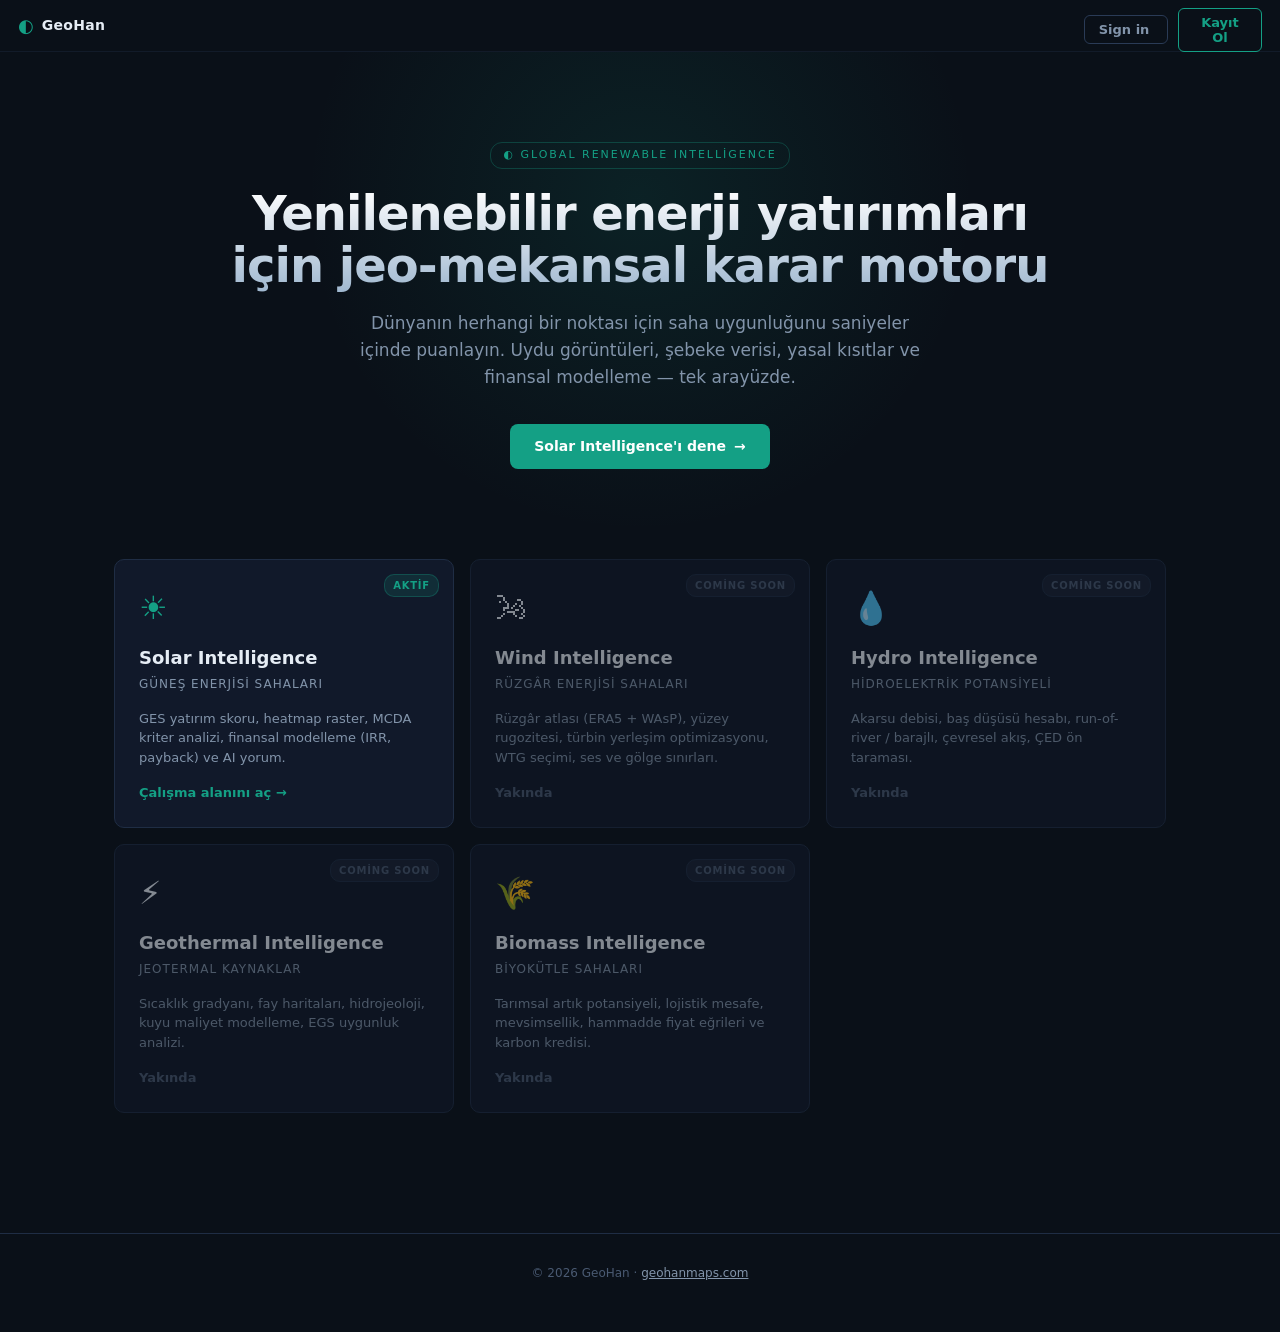
<file: frontend/index.html>
<!DOCTYPE html>
<html lang="tr">
<head>
  <meta charset="UTF-8">
  <meta name="viewport" content="width=device-width, initial-scale=1.0">
  <title>GeoHan — Global Renewable Intelligence</title>
  <link rel="stylesheet" href="shared.css">
</head>
<body class="landing">

<!-- Top bar -->
<header id="topbar">
  <div class="topbar-left">
    <a href="./" class="brand">
      <span class="brand-mark">◐</span>
      <span class="brand-name">GeoHan</span>
    </a>
  </div>
  <div class="topbar-right">
    <div id="balance-widget" class="balance" style="display:none">
      <span class="balance-icon">⬢</span>
      <span class="balance-val" id="balance-val">—</span>
      <span class="balance-lbl">credits</span>
    </div>
    <button id="auth-btn" class="btn-ghost" onclick="openAuthModal('login')">Sign in</button>
    <button class="btn-ghost" onclick="openAuthModal('register')" style="border-color: var(--accent); color: var(--accent)">Kayıt Ol</button>
    <div id="user-menu" style="display:none">
      <button class="btn-ghost" onclick="toggleUserMenu()" id="user-email-btn">…</button>
      <div id="user-dropdown" class="dropdown" style="display:none">
        <a href="solar.html">Solar Workspace</a>
        <a href="#" onclick="logout(); return false">Çıkış</a>
      </div>
    </div>
  </div>
</header>

<main class="landing-main">

  <section class="hero">
    <span class="hero-eyebrow">◐ Global Renewable Intelligence</span>
    <h1>Yenilenebilir enerji yatırımları<br>için jeo-mekansal karar motoru</h1>
    <p>
      Dünyanın herhangi bir noktası için saha uygunluğunu saniyeler içinde puanlayın.
      Uydu görüntüleri, şebeke verisi, yasal kısıtlar ve finansal modelleme — tek arayüzde.
    </p>
    <a href="solar.html" class="hero-cta">
      Solar Intelligence'ı dene <span>→</span>
    </a>
  </section>

  <section class="modules-grid">

    <a href="solar.html" class="module-card active">
      <span class="m-badge">Aktif</span>
      <div class="m-icon">☀</div>
      <h3>Solar Intelligence</h3>
      <div class="m-sub">Güneş enerjisi sahaları</div>
      <p class="m-desc">
        GES yatırım skoru, heatmap raster, MCDA kriter analizi,
        finansal modelleme (IRR, payback) ve AI yorum.
      </p>
      <span class="m-cta">Çalışma alanını aç →</span>
    </a>

    <div class="module-card coming">
      <span class="m-badge">Coming Soon</span>
      <div class="m-icon">🌬</div>
      <h3>Wind Intelligence</h3>
      <div class="m-sub">Rüzgâr enerjisi sahaları</div>
      <p class="m-desc">
        Rüzgâr atlası (ERA5 + WAsP), yüzey rugozitesi, türbin yerleşim
        optimizasyonu, WTG seçimi, ses ve gölge sınırları.
      </p>
      <span class="m-cta">Yakında</span>
    </div>

    <div class="module-card coming">
      <span class="m-badge">Coming Soon</span>
      <div class="m-icon">💧</div>
      <h3>Hydro Intelligence</h3>
      <div class="m-sub">Hidroelektrik potansiyeli</div>
      <p class="m-desc">
        Akarsu debisi, baş düşüsü hesabı, run-of-river / barajlı,
        çevresel akış, ÇED ön taraması.
      </p>
      <span class="m-cta">Yakında</span>
    </div>

    <div class="module-card coming">
      <span class="m-badge">Coming Soon</span>
      <div class="m-icon">⚡</div>
      <h3>Geothermal Intelligence</h3>
      <div class="m-sub">Jeotermal kaynaklar</div>
      <p class="m-desc">
        Sıcaklık gradyanı, fay haritaları, hidrojeoloji, kuyu maliyet
        modelleme, EGS uygunluk analizi.
      </p>
      <span class="m-cta">Yakında</span>
    </div>

    <div class="module-card coming">
      <span class="m-badge">Coming Soon</span>
      <div class="m-icon">🌾</div>
      <h3>Biomass Intelligence</h3>
      <div class="m-sub">Biyokütle sahaları</div>
      <p class="m-desc">
        Tarımsal artık potansiyeli, lojistik mesafe, mevsimsellik,
        hammadde fiyat eğrileri ve karbon kredisi.
      </p>
      <span class="m-cta">Yakında</span>
    </div>

  </section>

  <footer class="landing-footer">
    © 2026 GeoHan · <a href="https://geohanmaps.com" style="color:var(--text-dim)">geohanmaps.com</a>
  </footer>

</main>

<!-- Auth modal (shared) -->
<div id="auth-modal" class="modal-overlay" style="display:none">
  <div class="modal-box">
    <button class="modal-close" onclick="closeAuthModal()">×</button>
    <div class="auth-tabs">
      <button id="tab-login" class="auth-tab active" onclick="switchAuthTab('login')">Giriş</button>
      <button id="tab-register" class="auth-tab" onclick="switchAuthTab('register')">Kayıt Ol</button>
    </div>
    <div id="auth-login" class="auth-form">
      <h2>Hoş geldin</h2>
      <p class="muted">Hesabına giriş yap.</p>
      <label>E-posta</label>
      <input type="email" id="login-email" placeholder="ornek@firma.com">
      <label>Şifre</label>
      <input type="password" id="login-pass">
      <button class="btn-primary" onclick="doLogin()">Giriş Yap</button>
      <p id="login-error" class="error" style="display:none"></p>
    </div>
    <div id="auth-register" class="auth-form" style="display:none">
      <h2>Hesap oluştur</h2>
      <p class="muted">5 ücretsiz kredi bekliyor.</p>
      <label>E-posta</label>
      <input type="email" id="reg-email" placeholder="ornek@firma.com">
      <label>Şifre <span class="hint">(en az 8 karakter)</span></label>
      <input type="password" id="reg-pass">
      <button class="btn-primary" onclick="doRegister()">Hesap Oluştur</button>
      <p id="reg-error" class="error" style="display:none"></p>
    </div>
  </div>
</div>

<script src="shared.js"></script>
</body>
</html>
</file>
<file: frontend/shared.css>
/* ── GeoHan Design System ────────────────────────────────────── */
:root {
  --bg-deep:    #0a1018;
  --bg-panel:   #11192a;
  --bg-elev:    #1a2438;
  --bg-input:   #0f1726;
  --border:     #1f2d44;
  --border-hi:  #2a3b56;

  --accent:     #14a085;
  --accent-dim: #0d7377;
  --accent-hi:  #1ec6a3;

  --text:       #e6edf5;
  --text-dim:   #8294aa;
  --text-faint: #4a5a72;

  --ok:         #4ae890;
  --warn:       #f0a020;
  --danger:     #e07070;
  --info:       #4a9eca;

  --mono: 'JetBrains Mono', ui-monospace, 'SF Mono', Menlo, Consolas, monospace;
  --sans: 'Inter', system-ui, -apple-system, 'Segoe UI', sans-serif;
}

* { box-sizing: border-box; margin: 0; padding: 0; }
html, body { height: 100%; }
body {
  font-family: var(--sans);
  background: var(--bg-deep);
  color: var(--text);
  font-size: 14px;
  line-height: 1.5;
  -webkit-font-smoothing: antialiased;
}

/* ── Topbar ──────────────────────────────────────────────────── */
#topbar {
  position: fixed; top: 0; left: 0; right: 0;
  height: 52px;
  background: rgba(10, 16, 24, 0.92);
  border-bottom: 1px solid var(--border);
  backdrop-filter: blur(8px);
  display: flex; align-items: center; justify-content: space-between;
  padding: 0 18px;
  z-index: 50;
}
.topbar-left { display: flex; align-items: center; gap: 12px; }
.brand { display: flex; align-items: center; gap: 8px; text-decoration: none; color: var(--text); }
.brand-mark { font-size: 18px; color: var(--accent); }
.brand-name { font-weight: 700; letter-spacing: 0.3px; }
.crumb-sep { color: var(--text-faint); }
.crumb { color: var(--text-dim); font-size: 13px; }

.topbar-right { display: flex; align-items: center; gap: 10px; position: relative; }
.balance {
  display: flex; align-items: center; gap: 6px;
  padding: 6px 12px;
  background: var(--bg-elev);
  border: 1px solid var(--border-hi);
  border-radius: 6px;
  font-family: var(--mono);
  font-size: 13px;
}
.balance-icon { color: var(--accent); }
.balance-val { color: var(--text); font-weight: 600; }
.balance-lbl { color: var(--text-dim); font-size: 11px; text-transform: uppercase; letter-spacing: 0.5px; }

.btn-ghost {
  background: transparent; border: 1px solid var(--border-hi); color: var(--text-dim);
  padding: 6px 14px; border-radius: 6px; cursor: pointer; font-size: 13px;
  transition: all 0.15s;
}
.btn-ghost:hover { color: var(--text); border-color: var(--accent); }

.dropdown {
  position: absolute; top: 42px; right: 0; min-width: 160px;
  background: var(--bg-panel); border: 1px solid var(--border-hi);
  border-radius: 6px; padding: 4px;
  box-shadow: 0 8px 24px rgba(0,0,0,0.4);
}
.dropdown a {
  display: block; padding: 8px 12px; color: var(--text-dim);
  text-decoration: none; font-size: 13px; border-radius: 4px;
}
.dropdown a:hover { background: var(--bg-elev); color: var(--text); }

/* ── Workspace layout ────────────────────────────────────────── */
body.workspace { overflow: hidden; }
#workspace {
  position: fixed; top: 52px; left: 0; right: 0; bottom: 0;
  display: grid;
  grid-template-columns: 280px 1fr 320px;
}
#left-panel, #right-panel {
  background: var(--bg-panel);
  overflow-y: auto;
  scrollbar-width: thin;
  scrollbar-color: var(--border-hi) transparent;
}
#left-panel  { border-right: 1px solid var(--border); }
#right-panel { border-left:  1px solid var(--border); }
#map-area { position: relative; overflow: hidden; }

/* Panel sections */
.panel-section {
  padding: 14px 16px;
  border-bottom: 1px solid var(--border);
}
.panel-section h3 {
  font-size: 10px; font-weight: 600;
  text-transform: uppercase; letter-spacing: 1.2px;
  color: var(--info);
  margin-bottom: 10px;
}
.panel-section h3 .hint {
  font-weight: 400; text-transform: none; letter-spacing: 0;
  color: var(--text-faint); margin-left: 4px;
}

label {
  display: block; font-size: 11px; color: var(--text-dim);
  margin-top: 10px; margin-bottom: 4px;
  text-transform: uppercase; letter-spacing: 0.5px;
}
label:first-child { margin-top: 0; }
label .hint { color: var(--text-faint); font-size: 10px; text-transform: none; letter-spacing: 0; }

select, input[type="text"], input[type="password"], input[type="email"], input[type="number"] {
  width: 100%;
  background: var(--bg-input);
  border: 1px solid var(--border);
  color: var(--text);
  padding: 8px 10px;
  border-radius: 5px;
  font-size: 13px;
  font-family: var(--sans);
  outline: none;
  transition: border-color 0.15s;
}
select:focus, input:focus { border-color: var(--accent); }

button {
  width: 100%; padding: 9px 12px;
  border: none; border-radius: 5px;
  font-size: 13px; font-weight: 600;
  cursor: pointer; transition: all 0.15s;
  margin-top: 8px;
  font-family: var(--sans);
}
.btn-primary { background: var(--accent); color: #fff; }
.btn-primary:hover:not(:disabled) { background: var(--accent-hi); }
.btn-primary:disabled { background: var(--bg-elev); color: var(--text-faint); cursor: not-allowed; }
.btn-secondary { background: var(--bg-elev); color: var(--text-dim); border: 1px solid var(--border-hi); }
.btn-secondary:hover { background: var(--bg-input); color: var(--text); }
.btn-secondary.active { background: rgba(20,160,133,0.15); color: var(--accent); border-color: var(--accent); }
.btn-danger  { background: #3a1e1e; color: var(--danger); border: 1px solid #5a2a2a; margin-top: 4px; }
.btn-danger:hover { background: #4a2525; }
.btn-compact { width: auto; padding: 8px 12px; margin-top: 0; }

.row { display: flex; gap: 6px; align-items: stretch; }
.row > input { flex: 1; }
.divider { text-align: center; font-size: 11px; color: var(--text-faint); margin: 12px 0 6px; }

.cost-chip {
  display: inline-block; font-family: var(--mono); font-size: 11px;
  background: rgba(0,0,0,0.25); padding: 2px 6px; border-radius: 3px;
  margin-left: 6px; font-weight: 400;
}

/* Status */
#status-box {
  padding: 9px 12px; border-radius: 5px; font-size: 12px;
  margin-top: 8px; display: none; line-height: 1.4;
}
#status-box.pending { background: #1a2030; border: 1px solid #2a3550; color: #7a9bc0; }
#status-box.running { background: #1a2a10; border: 1px solid #2a5a20; color: #7aca60; }
#status-box.done    { background: #0d2a1a; border: 1px solid #1a6a3a; color: var(--ok); }
#status-box.failed  { background: #2a0d0d; border: 1px solid #6a1a1a; color: var(--danger); }

/* Opaklık slider */
input[type="range"] {
  -webkit-appearance: none;
  width: 100%; height: 3px;
  background: var(--border-hi); border-radius: 2px;
  outline: none; margin-top: 6px;
}
input[type="range"]::-webkit-slider-thumb {
  -webkit-appearance: none;
  width: 14px; height: 14px;
  border-radius: 50%; background: var(--accent);
  cursor: pointer; border: 2px solid var(--bg-deep);
}

/* Right panel — score */
.empty-state {
  display: flex; flex-direction: column; align-items: center; justify-content: center;
  height: 100%; padding: 40px 20px;
  text-align: center; color: var(--text-faint);
}
.empty-icon { font-size: 48px; margin-bottom: 16px; opacity: 0.4; }
.empty-state p { font-size: 13px; line-height: 1.6; }

.score-section {
  text-align: center;
  background: linear-gradient(180deg, rgba(20,160,133,0.08), transparent);
}
.score-label {
  font-size: 10px; color: var(--info);
  text-transform: uppercase; letter-spacing: 1.5px;
  margin-bottom: 6px;
}
.score-value {
  font-family: var(--mono); font-size: 44px; font-weight: 600;
  color: var(--accent); line-height: 1; margin-bottom: 6px;
}
.score-range { font-family: var(--mono); font-size: 11px; color: var(--text-dim); }
.score-range span { color: var(--text); }

.kv-row {
  display: flex; justify-content: space-between; align-items: baseline;
  padding: 6px 0; font-size: 13px; color: var(--text-dim);
  border-bottom: 1px dashed rgba(31,45,68,0.5);
}
.kv-row:last-child { border-bottom: none; }
.kv-val { font-family: var(--mono); color: var(--text); font-weight: 500; }

/* Criteria bars */
.criterion {
  display: grid; grid-template-columns: 64px 1fr 38px; gap: 8px;
  align-items: center; padding: 4px 0; font-size: 12px;
}
.criterion .c-name { color: var(--text-dim); text-transform: uppercase; font-size: 10px; letter-spacing: 0.5px; }
.criterion .c-bar { background: var(--bg-input); height: 6px; border-radius: 3px; overflow: hidden; }
.criterion .c-fill { height: 100%; background: var(--accent); border-radius: 3px; transition: width 0.4s; }
.criterion .c-fill.low { background: var(--danger); }
.criterion .c-fill.mid { background: var(--warn); }
.criterion .c-val { font-family: var(--mono); text-align: right; color: var(--text); font-size: 12px; }

.narrative { font-size: 12px; line-height: 1.6; color: var(--text-dim); white-space: pre-wrap; }

/* ── Map UI ──────────────────────────────────────────────────── */
#map { position: absolute; inset: 0; }
.maplibregl-ctrl-top-right { top: 12px; right: 12px; }

#legend {
  position: absolute; bottom: 24px; right: 16px;
  background: rgba(10, 16, 24, 0.92);
  border: 1px solid var(--border-hi);
  border-radius: 8px; padding: 10px 14px;
  z-index: 5; min-width: 200px;
  backdrop-filter: blur(8px);
}
#legend h4 { font-size: 10px; color: var(--info); text-transform: uppercase; letter-spacing: 1.2px; margin-bottom: 8px; }
.legend-bar { height: 10px; border-radius: 3px;
  background: linear-gradient(to right, #ffffff, #ffff00, #00c800);
}
.legend-labels { display: flex; justify-content: space-between; font-size: 10px; color: var(--text-faint); margin-top: 4px; }
.legend-block { display: flex; align-items: center; gap: 6px; margin-top: 8px; font-size: 10px; color: var(--text-faint); }
.legend-block-swatch { width: 16px; height: 10px; border-radius: 2px; flex-shrink: 0; background: #ff0000; border: 1.5px solid #000; }

#draw-hint {
  position: absolute; top: 14px; left: 50%; transform: translateX(-50%);
  background: rgba(20, 160, 133, 0.95);
  color: #fff; padding: 7px 16px; border-radius: 20px;
  font-size: 12px; z-index: 5;
  display: none; pointer-events: none;
  font-weight: 500;
}
.vertex-count {
  position: absolute; right: 12px; bottom: 12px;
  background: rgba(20,160,133,0.92);
  color: #fff; border-radius: 12px;
  padding: 4px 10px; font-size: 11px;
  display: none; z-index: 5;
  font-family: var(--mono);
}
.vertex-marker {
  width: 10px; height: 10px;
  background: var(--accent); border: 2px solid #fff;
  border-radius: 50%; cursor: pointer;
  box-shadow: 0 0 0 1px rgba(0,0,0,0.4);
}

/* Boundary list */
#boundary-list { margin-top: 6px; }
.boundary-item {
  background: var(--bg-input); border: 1px solid var(--border);
  border-radius: 5px; padding: 8px 10px;
  margin-bottom: 4px; cursor: pointer;
  transition: all 0.15s;
}
.boundary-item:hover { background: var(--bg-elev); border-color: var(--accent); }
.boundary-item .b-name { font-size: 12px; font-weight: 600; color: var(--text); }
.boundary-item .b-area { font-size: 11px; color: var(--text-dim); margin-top: 2px; font-family: var(--mono); }

/* ── Modal ───────────────────────────────────────────────────── */
.modal-overlay {
  position: fixed; inset: 0;
  background: rgba(5, 10, 18, 0.85);
  display: flex; align-items: center; justify-content: center;
  z-index: 200;
  backdrop-filter: blur(6px);
}
.modal-box {
  position: relative;
  background: var(--bg-panel);
  border: 1px solid var(--border-hi);
  border-radius: 10px;
  padding: 28px;
  width: 360px;
  box-shadow: 0 20px 60px rgba(0,0,0,0.5);
}
.modal-close {
  position: absolute; top: 10px; right: 10px;
  background: transparent; border: none; color: var(--text-faint);
  font-size: 22px; cursor: pointer; width: 28px; height: 28px;
  padding: 0; margin: 0; border-radius: 4px;
}
.modal-close:hover { color: var(--text); background: var(--bg-elev); }

.auth-tabs {
  display: grid; grid-template-columns: 1fr 1fr;
  margin: -8px -8px 18px;
  background: var(--bg-input);
  border-radius: 6px;
  padding: 3px;
}
.auth-tab {
  background: transparent; border: none;
  padding: 7px; margin: 0;
  color: var(--text-dim); font-size: 13px; font-weight: 500;
  border-radius: 4px; cursor: pointer;
}
.auth-tab.active { background: var(--bg-elev); color: var(--text); }

.auth-form h2 { font-size: 20px; margin-bottom: 4px; }
.auth-form .muted { font-size: 13px; color: var(--text-dim); margin-bottom: 16px; }
.auth-form .error { color: var(--danger); font-size: 12px; margin-top: 10px; }

/* ── Landing ─────────────────────────────────────────────────── */
body.landing { overflow-y: auto; min-height: 100%; }
body.landing #topbar { background: transparent; backdrop-filter: none; border-bottom: 1px solid rgba(31,45,68,0.4); }

.landing-main { padding-top: 52px; }

.hero {
  text-align: center;
  padding: 90px 24px 70px;
  max-width: 880px; margin: 0 auto;
  position: relative;
}
.hero::before {
  content: ''; position: absolute; inset: 0;
  background: radial-gradient(circle at 50% 30%, rgba(20,160,133,0.12), transparent 60%);
  pointer-events: none; z-index: -1;
}
.hero-eyebrow {
  display: inline-block; font-size: 11px;
  text-transform: uppercase; letter-spacing: 2px;
  color: var(--accent); margin-bottom: 18px;
  padding: 4px 12px; border: 1px solid rgba(20,160,133,0.3);
  border-radius: 12px;
}
.hero h1 {
  font-size: 48px; font-weight: 700; line-height: 1.1;
  margin-bottom: 18px;
  letter-spacing: -1px;
  background: linear-gradient(180deg, #fff 0%, #a0b8d0 100%);
  -webkit-background-clip: text; background-clip: text;
  -webkit-text-fill-color: transparent;
}
.hero p {
  font-size: 17px; color: var(--text-dim); max-width: 580px;
  margin: 0 auto 32px; line-height: 1.6;
}
.hero-cta {
  display: inline-flex; align-items: center; gap: 8px;
  background: var(--accent); color: #fff;
  padding: 12px 24px; border-radius: 8px;
  font-size: 14px; font-weight: 600;
  text-decoration: none;
  transition: all 0.15s;
}
.hero-cta:hover { background: var(--accent-hi); transform: translateY(-1px); }

.modules-grid {
  max-width: 1100px; margin: 0 auto;
  padding: 20px 24px 80px;
  display: grid;
  grid-template-columns: repeat(auto-fit, minmax(260px, 1fr));
  gap: 16px;
}
.module-card {
  background: var(--bg-panel);
  border: 1px solid var(--border);
  border-radius: 10px;
  padding: 24px;
  text-decoration: none;
  color: inherit;
  display: flex; flex-direction: column;
  transition: all 0.2s;
  position: relative;
  overflow: hidden;
}
.module-card.active:hover {
  border-color: var(--accent);
  transform: translateY(-2px);
  box-shadow: 0 8px 24px rgba(20,160,133,0.15);
}
.module-card.coming { opacity: 0.55; cursor: default; }
.module-card .m-icon { font-size: 32px; margin-bottom: 12px; }
.module-card.active .m-icon { color: var(--accent); }
.module-card h3 { font-size: 18px; margin-bottom: 4px; }
.module-card .m-sub { font-size: 12px; color: var(--text-dim); margin-bottom: 16px; text-transform: uppercase; letter-spacing: 1px; }
.module-card .m-desc { font-size: 13px; color: var(--text-dim); line-height: 1.5; margin-bottom: 16px; flex: 1; }
.module-card .m-badge {
  position: absolute; top: 14px; right: 14px;
  font-size: 10px; font-weight: 600;
  padding: 3px 8px; border-radius: 10px;
  text-transform: uppercase; letter-spacing: 0.8px;
}
.module-card.active .m-badge { background: rgba(20,160,133,0.15); color: var(--accent); border: 1px solid rgba(20,160,133,0.3); }
.module-card.coming .m-badge { background: rgba(74,90,114,0.15); color: var(--text-faint); border: 1px solid var(--border); }
.module-card .m-cta {
  font-size: 13px; color: var(--accent); font-weight: 600;
  display: inline-flex; align-items: center; gap: 6px;
}
.module-card.coming .m-cta { color: var(--text-faint); }

footer.landing-footer {
  padding: 30px 24px 50px;
  text-align: center;
  color: var(--text-faint);
  font-size: 12px;
  border-top: 1px solid var(--border);
  margin-top: 40px;
}

/* ── Layout animasyon marker'ları ────────────────────────────── */
.lyt-marker-tx {
  width: 16px; height: 16px; border-radius: 50%;
  background: radial-gradient(circle at 38% 38%, #ffe07a, #f0a13a);
  border: 2px solid rgba(255,255,255,.85);
  animation: lytPulseTx 1.8s ease-out infinite;
  cursor: default;
}
.lyt-marker-poc {
  width: 20px; height: 20px; border-radius: 50%;
  background: radial-gradient(circle at 38% 38%, #fffacc, #e8c14f);
  border: 2.5px solid #111;
  animation: lytPulsePoc 2s ease-out infinite;
  cursor: default;
}
.lyt-marker-sub {
  width: 22px; height: 22px; border-radius: 50%;
  background: radial-gradient(circle at 38% 38%, #ff9999, #d33);
  border: 2px solid rgba(255,255,255,.9);
  animation: lytPulseSub 2.3s ease-out infinite;
  cursor: default;
}
.lyt-marker-flow {
  width: 7px; height: 7px; border-radius: 50%;
  background: #fff;
  box-shadow: 0 0 5px 2px rgba(232,193,79,.9), 0 0 10px 3px rgba(232,193,79,.4);
  pointer-events: none;
}
@keyframes lytPulseTx {
  0%,100% { box-shadow: 0 0 0 0 rgba(240,161,58,.7); }
  60%     { box-shadow: 0 0 0 10px rgba(240,161,58,0); }
}
@keyframes lytPulsePoc {
  0%,100% { box-shadow: 0 0 0 0 rgba(232,193,79,.8); }
  60%     { box-shadow: 0 0 0 13px rgba(232,193,79,0); }
}
@keyframes lytPulseSub {
  0%,100% { box-shadow: 0 0 0 0 rgba(221,51,51,.8); }
  60%     { box-shadow: 0 0 0 14px rgba(221,51,51,0); }
}
</file>
